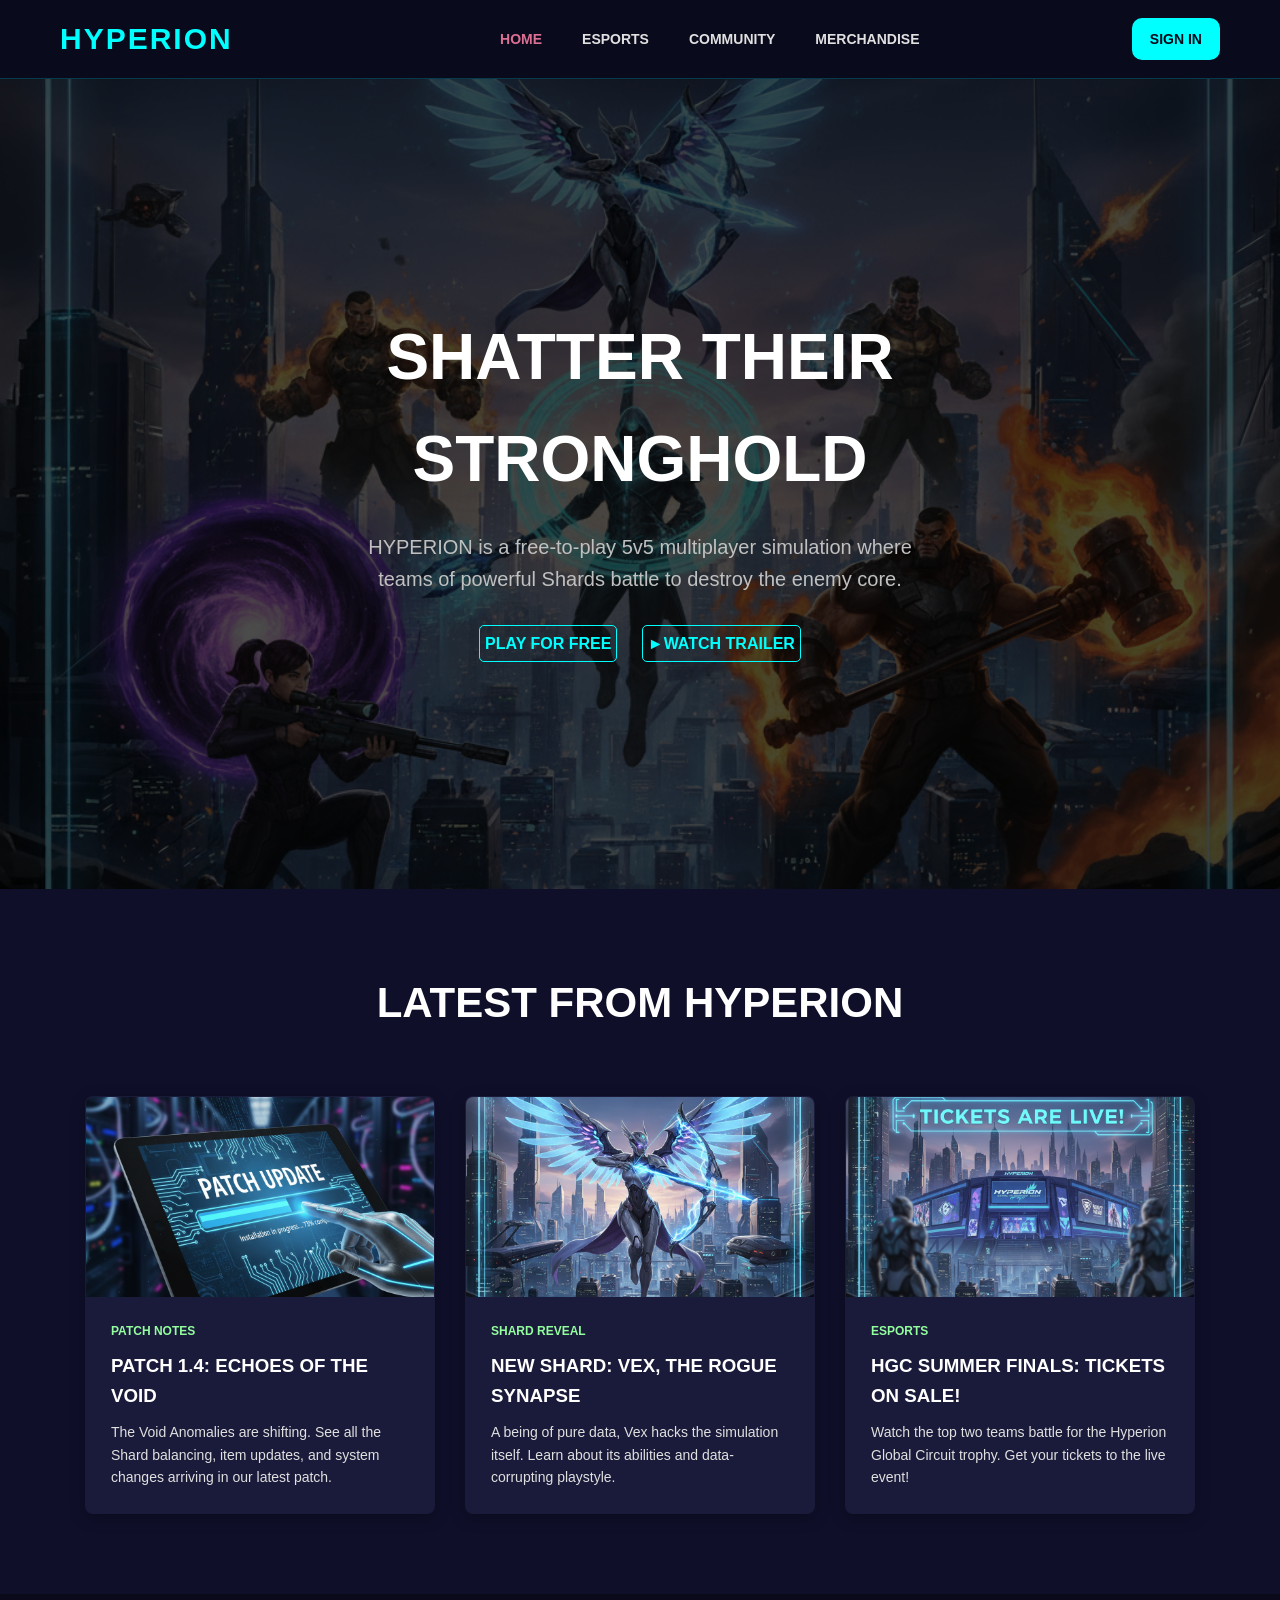
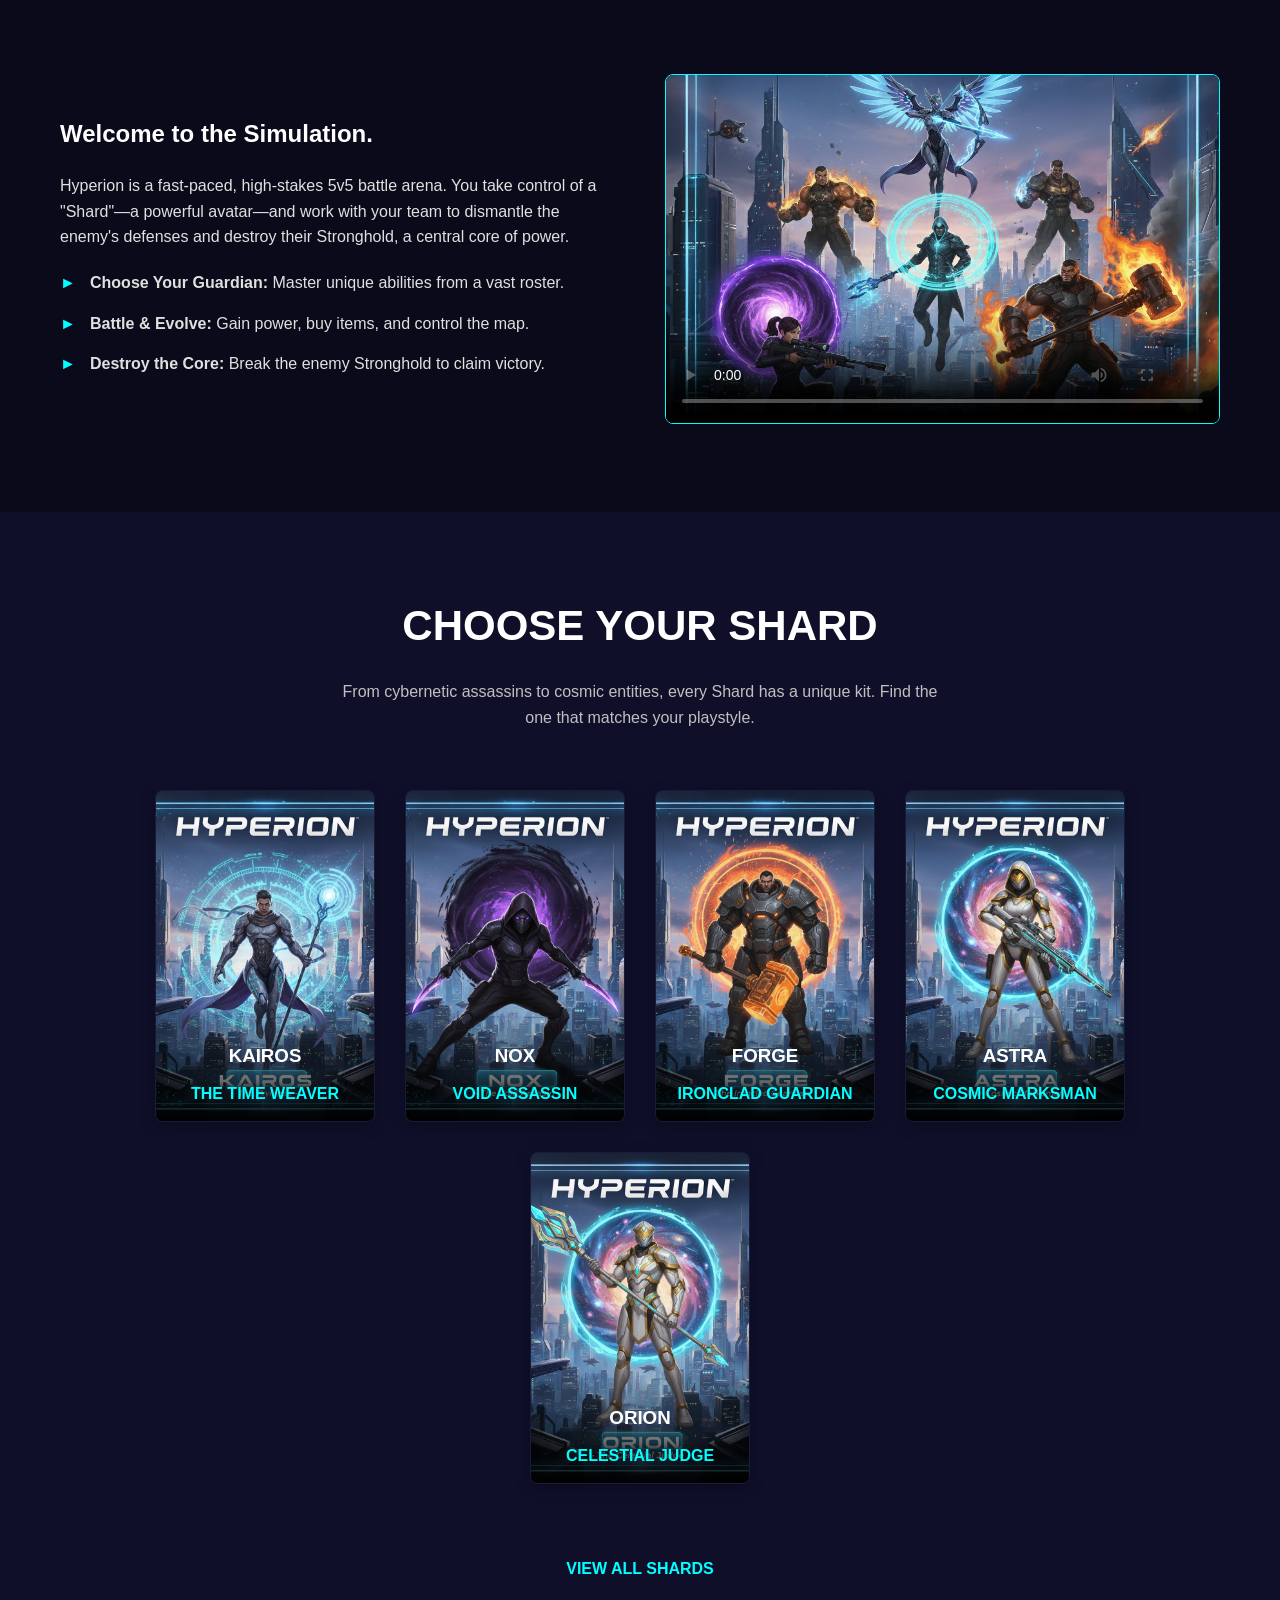
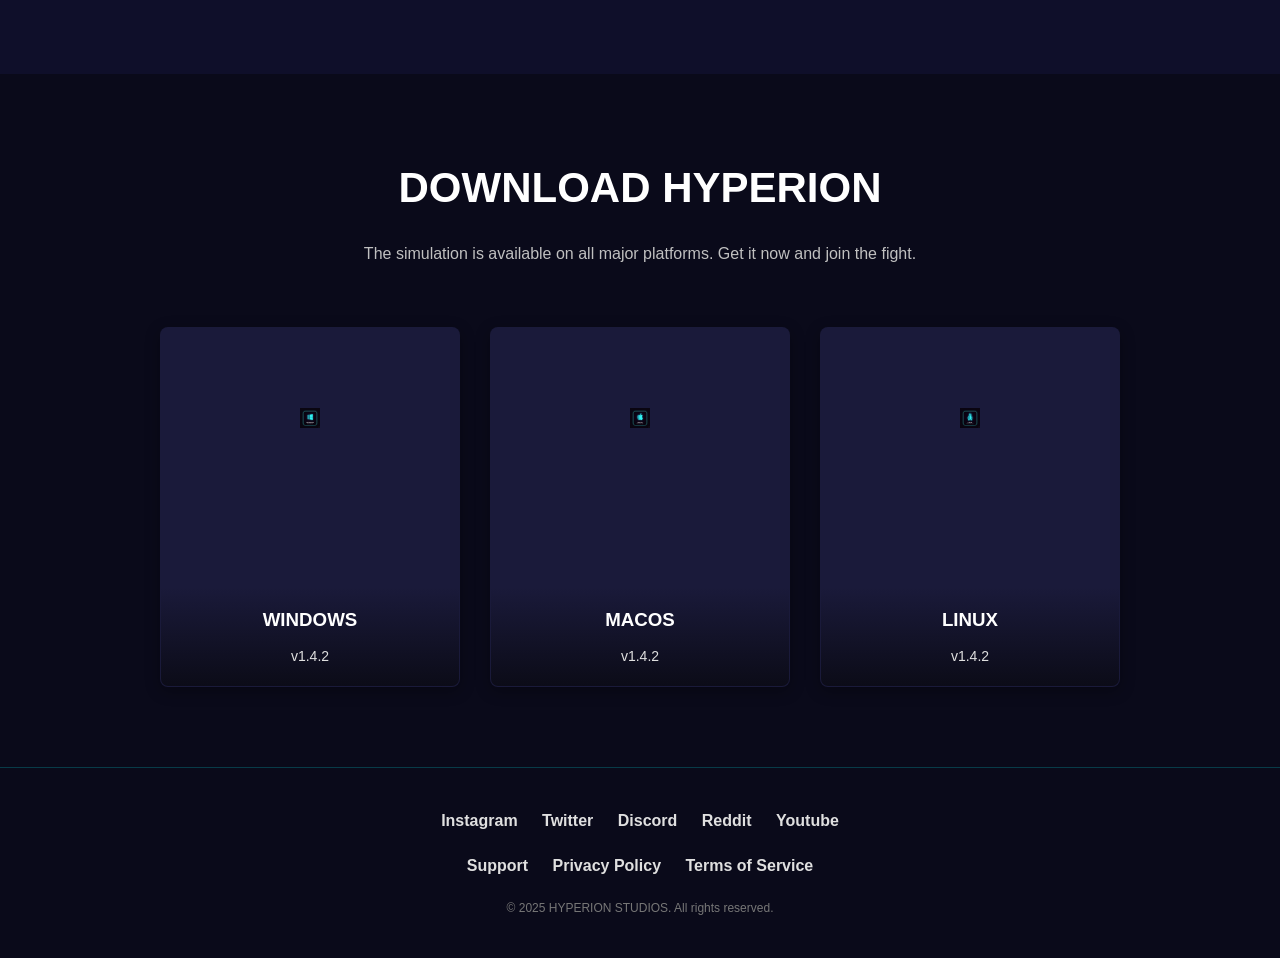
<file: index.html>
<!DOCTYPE html>
<html lang="en">

<head>
    <meta charset="UTF-8">
    <meta name="viewport" content="width=device-width, initial-scale=1.0">
    <title>HYPERION | 5v5 Multiplayer Simulation</title>
    <link rel="stylesheet" href="Home.css">
</head>

<body>

    <header>
        <nav class="container">
            <a href="index.html" class="logo">HYPERION</a>
            <ul class="nav-links">
                <li><a style="color: palevioletred;" href="index.html">Home</a></li>
                <li><a href="Esports.html">Esports</a></li>
                <li><a href="Community.html">Community</a></li>
                <li><a href="Merchandise.html">Merchandise</a></li>
            </ul>
            <a href="Signup.html" class="btn btn-pri" style="padding: 8px 16px; font-size: 14px;">Sign In</a>
        </nav>
    </header>


    <main>


        <section id="hero">
            <div class="hero-content">
                <h1>
                    Shatter Their<br>
                    Stronghold
                </h1>
                <p>
                    HYPERION is a free-to-play 5v5 multiplayer simulation where teams of powerful Shards battle to
                    destroy the enemy core.
                </p>
                <div class="hero-buttons">
                    <a href="#download" class="btn btn-sec1"> Play For Free</a>
                    <a href="#game-info" class="btn btn-sec1"> ►Watch Trailer</a>
                </div>
            </div>
        </section>


        <section id="news">
            <div class="container">
                <h2 class="section-title">Latest From Hyperion</h2>

                <div class="news-grid">
                    <a href="#game-info" class="news-card">
                        <img src="zMedia/Patch%20update.png" alt="Patch Notes 1.4">
                        <div class="news-card-content">
                            <span class="news-card-tag">Patch Notes</span>
                            <h3>Patch 1.4: Echoes of the Void</h3>
                            <p>The Void Anomalies are shifting. See all the Shard balancing, item updates, and system
                                changes arriving in our latest patch.</p>
                        </div>
                    </a>


                    <a href="#shards" class="news-card">
                        <img src="zMedia/Vex.png" alt="New Shard Vex">
                        <div class="news-card-content">
                            <span class="news-card-tag">Shard Reveal</span>
                            <h3>New Shard: Vex, The Rogue Synapse</h3>
                            <p>A being of pure data, Vex hacks the simulation itself. Learn about its abilities and
                                data-corrupting playstyle.</p>
                        </div>
                    </a>

                    <a href="Esports.html" class="news-card">
                        <img src="zMedia/HGC.png" alt="Esports Event">
                        <div class="news-card-content">
                            <span class="news-card-tag">Esports</span>
                            <h3>HGC Summer Finals: Tickets On Sale!</h3>
                            <p>Watch the top two teams battle for the Hyperion Global Circuit trophy. Get your tickets
                                to the live event!</p>
                        </div>
                    </a>
                </div>
            </div>
        </section>


        <section id="game-info">
            <div class="container">
                <div class="game-info-layout">

                    <div class="game-info-text">
                        <h2>Welcome to the <span>Simulation</span>.</h2>
                        <p>
                            Hyperion is a fast-paced, high-stakes 5v5 battle arena. You take control of a "Shard"—a
                            powerful avatar—and work with your team to dismantle the enemy's defenses and destroy their
                            Stronghold, a central core of power.
                        </p>
                        <ul>
                            <li><strong>Choose Your Guardian:</strong> Master unique abilities from a vast roster.</li>
                            <li><strong>Battle & Evolve:</strong> Gain power, buy items, and control the map.</li>
                            <li><strong>Destroy the Core:</strong> Break the enemy Stronghold to claim victory.</li>
                        </ul>
                    </div>


                    <div class="game-info-visual">
                        <video controls poster="zMedia/Back-ground.png" style="width:100%; max-height:350px; border-radius:8px; border:1px solid cyan; object-fit: cover; background:#000;">
                            <source src="zMedia/Vid.MP4" type="video/mp4">
                            Your browser does not support the video tag.
                        </video>
                    </div>
                </div>
            </div>
        </section>


        <section id="shards">
            <div class="container">
                <h2 class="section-title">Choose Your Shard</h2>
                <p style="text-align: center; max-width: 600px; margin: -40px auto 60px auto; color: #c0c0c0;">
                    From cybernetic assassins to cosmic entities, every Shard has a unique kit. Find the one that
                    matches your playstyle.
                </p>

                <div class="shards-grid">
                    <a href="#hero" class="shard-card">
                        <img src="zMedia/Kairos.png" alt="Shard Art for Kairos">
                        <div class="shard-card-name">
                            <h3>KAIROS</h3>
                            <p>The Time Weaver</p>
                        </div>
                    </a>
                    <a href="#hero" class="shard-card">
                        <img src="zMedia/Nox.png" alt="Shard Art for Nox">
                        <div class="shard-card-name">
                            <h3>NOX</h3>
                            <p>Void Assassin</p>
                        </div>
                    </a>
                    <a href="#hero" class="shard-card">
                        <img src="zMedia/Forge.png" alt="Shard Art for Forge">
                        <div class="shard-card-name">
                            <h3>FORGE</h3>
                            <p>Ironclad Guardian</p>
                        </div>
                    </a>
                    <a href="#hero" class="shard-card">
                        <img src="zMedia/Astra.png" alt="Shard Art for Astra">
                        <div class="shard-card-name">
                            <h3>ASTRA</h3>
                            <p>Cosmic Marksman</p>
                        </div>
                    </a>
                    <a href="#hero" class="shard-card">
                        <img src="zMedia/Orion.png" alt="Shard Art for Orion">
                        <div class="shard-card-name">
                            <h3>ORION</h3>
                            <p>Celestial Judge</p>
                        </div>
                    </a>
                </div>

                <div style="text-align: center; margin-top: 60px;">
                    <a href="#shards" class="btn btn-sec">View All Shards</a>
                </div>
            </div>
        </section>
        <section id="download">
            <div class="container">
                <h2 class="section-title">Download Hyperion</h2>
                <p style="text-align: center; max-width: 600px; margin: -40px auto 60px auto; color: #c0c0c0;">
                    The simulation is available on all major platforms. Get it now and join the fight.
                </p>

                <div class="download-grid">
                    <a href="#download" class="download-card" aria-label="Download for Windows">
                        <img class="os-icon" src="zMedia/Windows.png" alt="Windows Download">
                        <div class="download-content">
                            <h3 style="text-align: center;">Windows</h3>
                            <p style="text-align: center;">v1.4.2</p>
                        </div>
                    </a>
                    <a href="#download" class="download-card" aria-label="Download for macOS">
                        <img class="os-icon" src="zMedia/Macos.png" alt="macOS Download">
                        <div class="download-content">
                            <h3 style="text-align: center;">macOS</h3>
                            <p style="text-align: center;">v1.4.2</p>
                        </div>
                    </a>
                    <a href="#download" class="download-card" aria-label="Download for Linux">
                        <img class="os-icon" src="zMedia/Linux.png" alt="Linux Download">
                        <div class="download-content">
                            <h3 style="text-align: center;">Linux</h3>
                            <p style="text-align: center;">v1.4.2</p>
                        </div>
                    </a>
                </div>
            </div>
        </section>


    </main>

    <footer>
        <div class="container">
            <div class="footer-media">
                <a href="#">Instagram</a>
                <a href="#">Twitter</a>
                <a href="Community.html">Discord</a>
                <a href="#">Reddit</a>
                <a href="#">Youtube</a>
            </div>
            <div class="footer-links">
                <a href="#">Support</a>
                <a href="#">Privacy Policy</a>
                <a href="#">Terms of Service</a>
            </div>

            <p>
                &copy; 2025 HYPERION STUDIOS. All rights reserved.
            </p>
        </div>
    </footer>

</body>

</html>
</file>
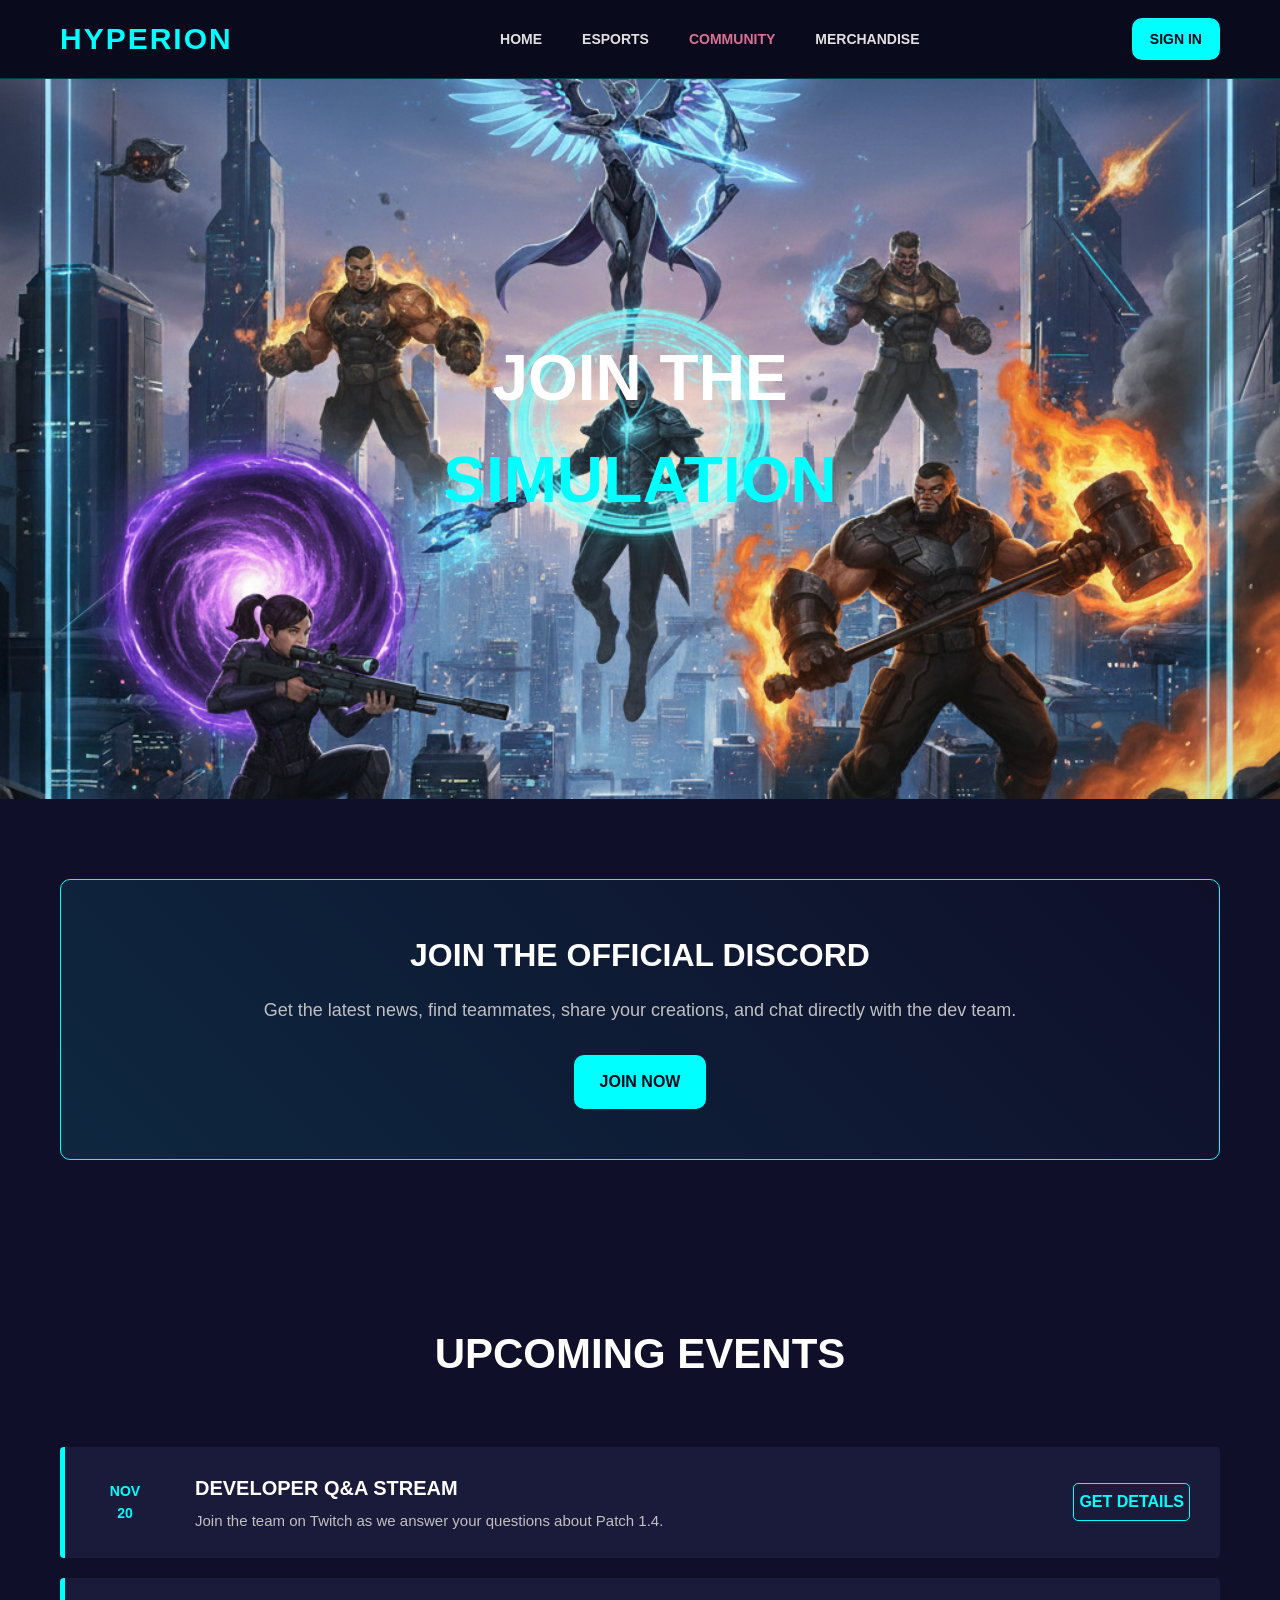
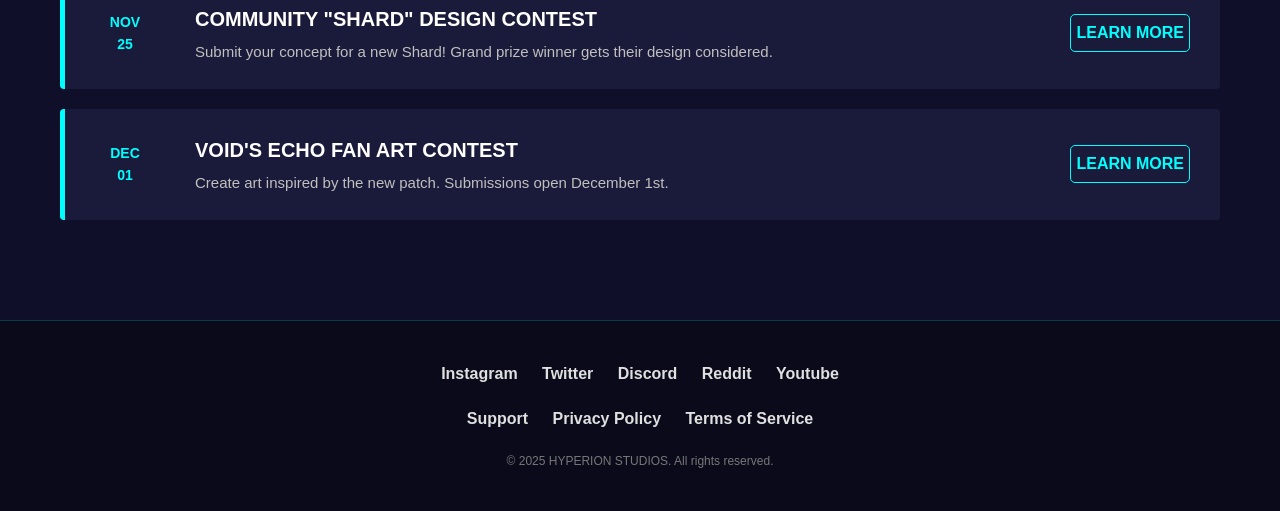
<file: Community.html>
<!DOCTYPE html>
<html lang="en">

<head>
    <meta charset="UTF-8">
    <meta name="viewport" content="width=device-width, initial-scale=1.0">
    <title>Community | HYPERION</title>
    <link rel="stylesheet" href="Community.css">
</head>

<body>
    <header>
        <nav class="cont">
            <a href="index.html" class="logo">HYPERION</a>
            <ul class="nav-links">
                <li><a href="index.html">Home</a></li>
                <li><a href="Esports.html">Esports</a></li>
                <li><a style="color: palevioletred;" href="Community.html">Community</a></li>
                <li><a href="Merchandise.html">Merchandise</a></li>
            </ul>
            <a href="Signup.html" class="btn btn-pri" style="padding: 8px 16px; font-size: 14px;">Sign In</a>
        </nav>
    </header>

    <main>
        <section class="main">
            <div class="main-content">
                <h1>
                    Join The<br>
                    <span>Simulation</span>
                </h1>
            </div>
        </section>

        <section class="discord">
            <div class="cont">
                <div class="cta-box">
                    <h2>Join the Official Discord</h2>
                    <p>Get the latest news, find teammates, share your creations, and chat directly with the dev team.</p>
                    <a href="https://discord.com" target="_blank" rel="noopener noreferrer" class="btn btn-pri">Join Now</a>
                </div>
            </div>
        </section>

        <section class="es">
            <div class="cont">
                <h2 class="section-title">Upcoming Events</h2>

                <div class="e-card">
                    <div class="e-date">
                        <span class="month">NOV</span>
                        <span class="day">20</span>
                    </div>
                    <div class="e-info">
                        <h3>Developer Q&A Stream</h3>
                        <p>Join the team on Twitch as we answer your questions about Patch 1.4.</p>
                    </div>
                    <div class="e-action">
                        <a href="https://twitch.tv" target="_blank" rel="noopener noreferrer" class="btn btn-sec1">Get Details</a>
                    </div>
                </div>

                <div class="e-card">
                    <div class="e-date">
                        <span class="month">NOV</span>
                        <span class="day">25</span>
                    </div>
                    <div class="e-info">
                        <h3>Community "Shard" Design Contest</h3>
                        <p>Submit your concept for a new Shard! Grand prize winner gets their design considered.</p>
                    </div>
                    <div class="e-action">
                        <a href="Signup.html" class="btn btn-sec1">Learn More</a>
                    </div>
                </div>

                <div class="e-card">
                    <div class="e-date">
                        <span class="month">DEC</span>
                        <span class="day">01</span>
                    </div>
                    <div class="e-info">
                        <h3>Void's Echo Fan Art Contest</h3>
                        <p>Create art inspired by the new patch. Submissions open December 1st.</p>
                    </div>
                    <div class="e-action">
                        <a href="Signup.html" class="btn btn-sec1">Learn More</a>
                    </div>
                </div>
            </div>
        </section>
    </main>

    <footer>
        <div class="cont">
            <div class="footer-media">
                <a href="#">Instagram</a>
                <a href="#">Twitter</a>
                <a href="Community.html">Discord</a>
                <a href="#">Reddit</a>
                <a href="#">Youtube</a>
            </div>
            <div class="footer-links">
                <a href="#">Support</a>
                <a href="#">Privacy Policy</a>
                <a href="#">Terms of Service</a>
            </div>

            <p>
                &copy; 2025 HYPERION STUDIOS. All rights reserved.
            </p>
        </div>
    </footer>
</body>

</html>
</file>
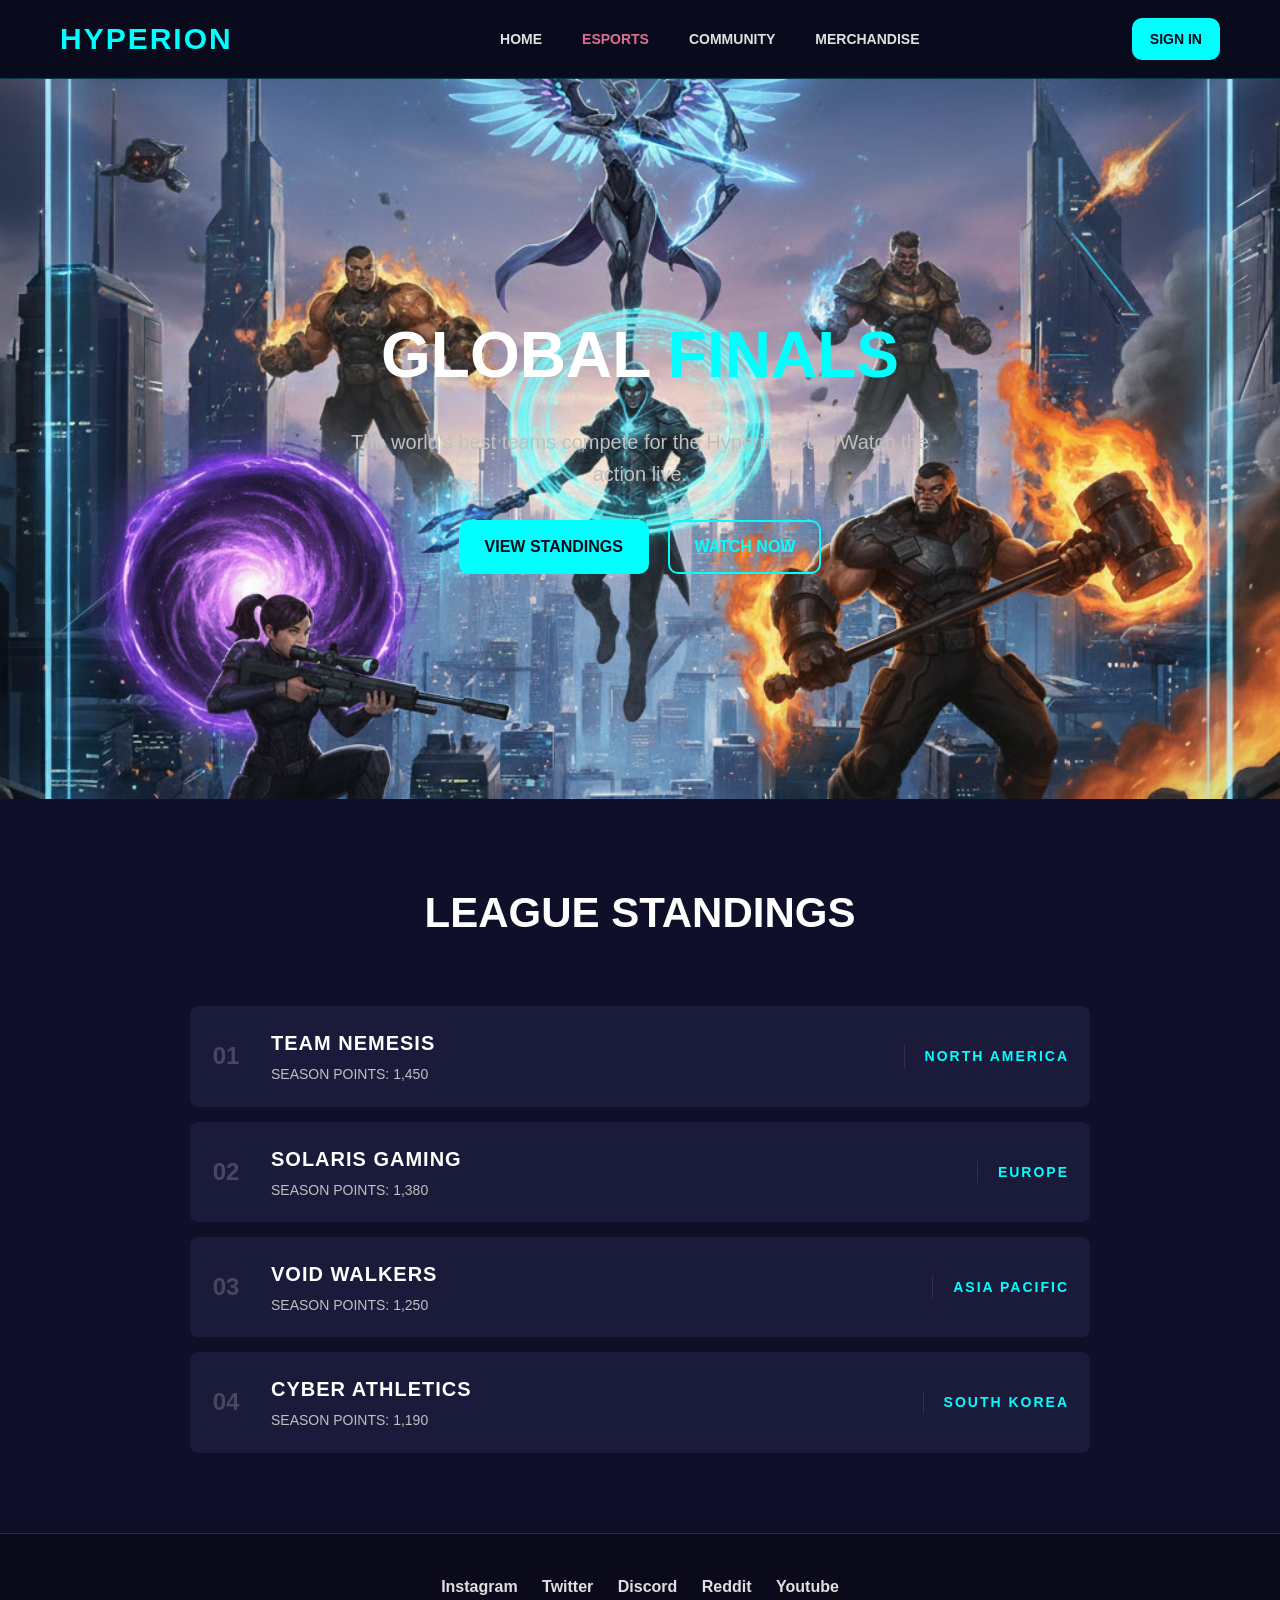
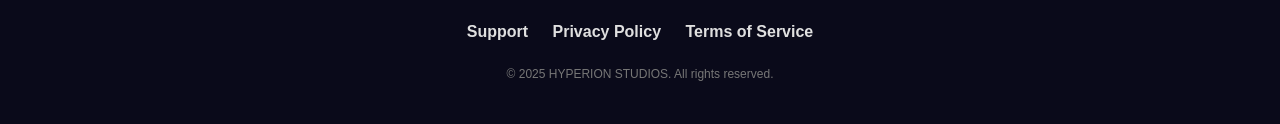
<file: Esports.html>
<!DOCTYPE html>
<html lang="en">

<head>
    <meta charset="UTF-8">
    <meta name="viewport" content="width=device-width, initial-scale=1.0">
    <title>HYPERION | Esports</title>
    <link rel="stylesheet" href="Esports.css">
</head>

<body>

    <header>
        <nav class="container">
            <a href="index.html" class="logo">HYPERION</a>
            <ul class="nav-links">
                <li><a href="index.html">Home</a></li>
                <li><a href="Esports.html" style="color: palevioletred;">Esports</a></li>
                <li><a href="Community.html">Community</a></li>
                <li><a href="Merchandise.html">Merchandise</a></li>
            </ul>
            <a href="Signup.html" class="btn btn-pri" style="padding: 8px 16px; font-size: 14px;">Sign In</a>
        </nav>
    </header>

    <main>

        <section class="main">
            <div class="main-content">
                <h1>
                    Global <span>Finals</span>
                </h1>
                <p>
                    The world's best teams compete for the Hyperion Cup. Watch the action live.
                </p>
                <div>
                    <a href="#standings" class="btn btn-pri">View Standings</a>
                    <a href="https://twitch.tv" target="_blank" rel="noopener noreferrer" class="btn btn-sec">Watch Now</a>
                </div>
            </div>
        </section>

        <section class="team-section" id="standings">
            <div class="container">
                <h2 class="section-title">League Standings</h2>

                <div class="team-list">
                    <div class="team-item">
                        <div class="rank-number">01</div>
                        <div class="team-info">
                            <div class="team-details">
                                <h3>Team Nemesis</h3>
                                <p>Season Points: 1,450</p>
                            </div>
                        </div>
                        <div class="team-region">North America</div>
                    </div>

                    <div class="team-item">
                        <div class="rank-number">02</div>
                        <div class="team-info">
                            <div class="team-details">
                                <h3>Solaris Gaming</h3>
                                <p>Season Points: 1,380</p>
                            </div>
                        </div>
                        <div class="team-region">Europe</div>
                    </div>

                    <div class="team-item">
                        <div class="rank-number">03</div>
                        <div class="team-info">
                            <div class="team-details">
                                <h3>Void Walkers</h3>
                                <p>Season Points: 1,250</p>
                            </div>
                        </div>
                        <div class="team-region">Asia Pacific</div>
                    </div>

                    <div class="team-item">
                        <div class="rank-number">04</div>
                        <div class="team-info">
                            <div class="team-details">
                                <h3>Cyber Athletics</h3>
                                <p>Season Points: 1,190</p>
                            </div>
                        </div>
                        <div class="team-region">South Korea</div>
                    </div>
                </div>
            </div>
        </section>

    </main>

    <footer>
        <div class="container">
            <div class="footer-media">
                <a href="#">Instagram</a>
                <a href="#">Twitter</a>
                <a href="Community.html">Discord</a>
                <a href="#">Reddit</a>
                <a href="#">Youtube</a>
            </div>
            <div class="footer-links">
                <a href="#">Support</a>
                <a href="#">Privacy Policy</a>
                <a href="#">Terms of Service</a>
            </div>

            <p>
                &copy; 2025 HYPERION STUDIOS. All rights reserved.
            </p>
        </div>
    </footer>

</body>

</html>
</file>
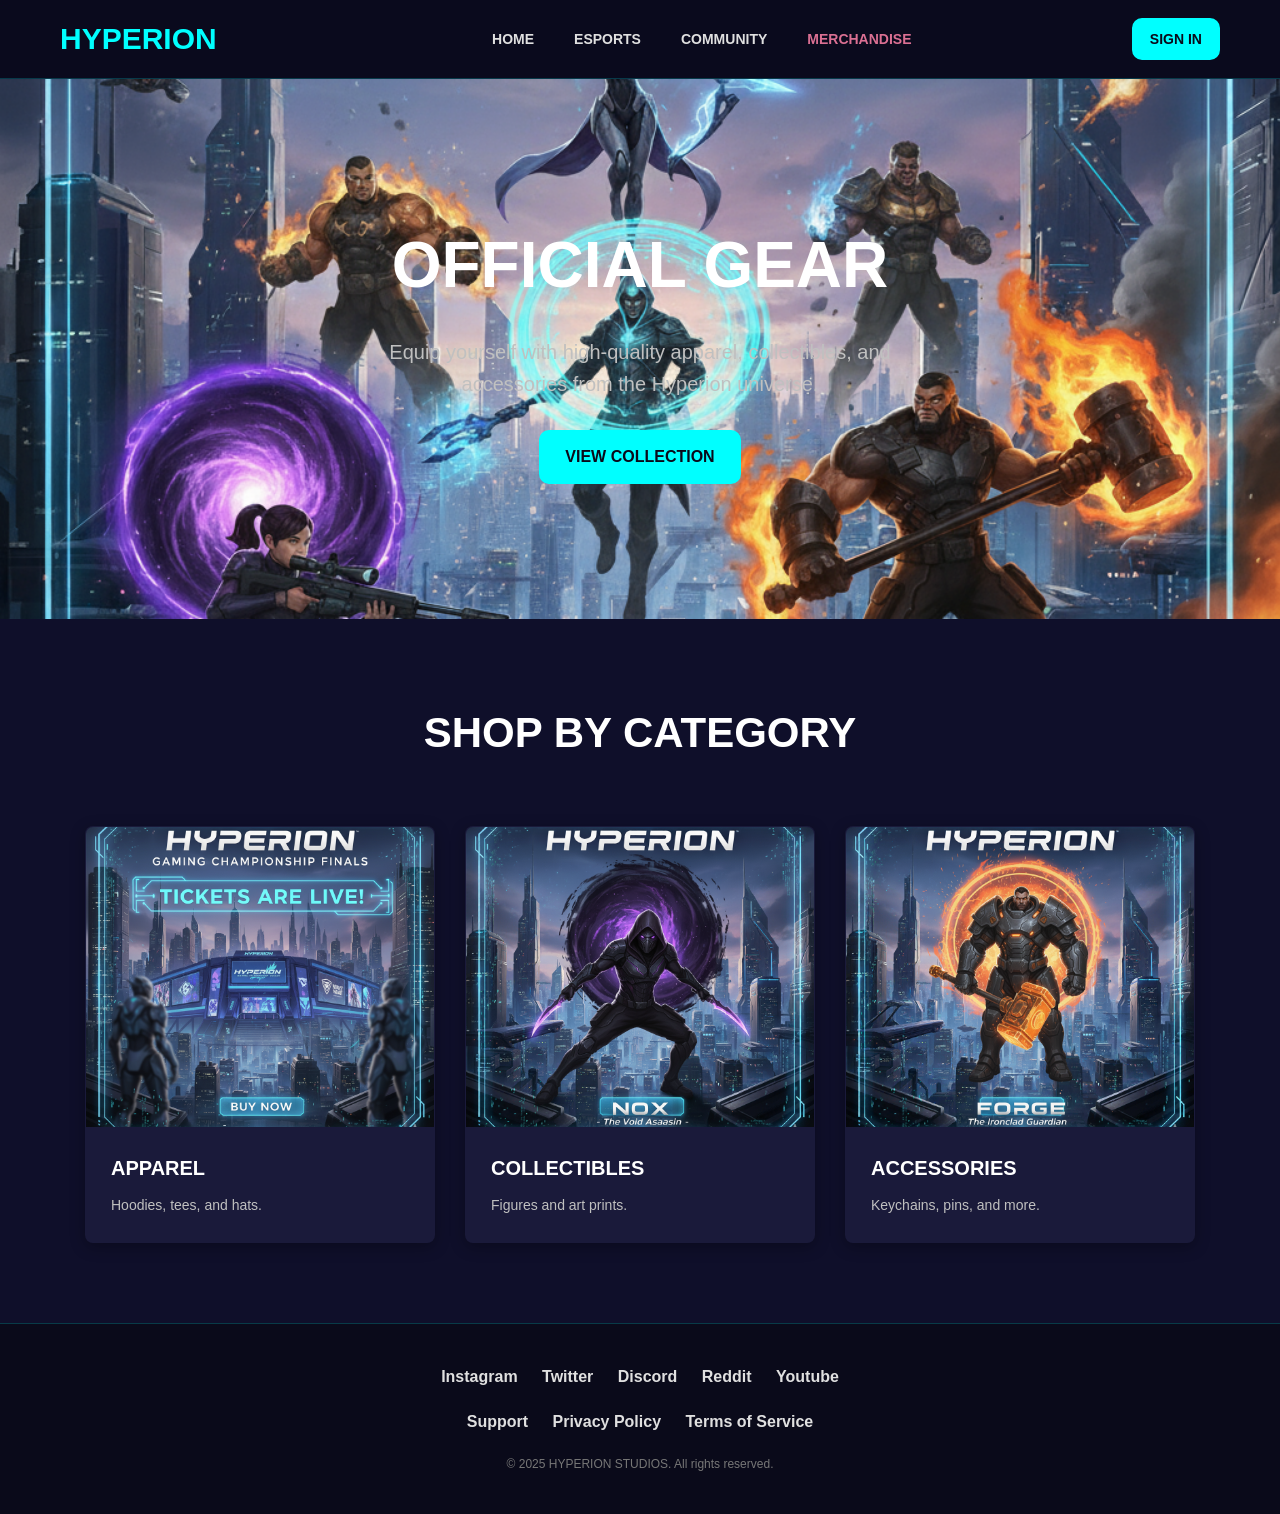
<file: Merchandise.html>
<!DOCTYPE html>
<html lang="en">

<head>
    <meta charset="UTF-8">
    <meta name="viewport" content="width=device-width, initial-scale=1.0">
    <title>Merchandise | HYPERION</title>
    <link rel="stylesheet" href="Merchandise.css">
</head>

<body>

    <header>
        <nav class="container">
            <a href="index.html" class="logo">HYPERION</a>
            <ul class="nav-links">
                <li><a href="index.html">Home</a></li>
                <li><a href="Esports.html">Esports</a></li>
                <li><a href="Community.html">Community</a></li>
                <li><a href="Merchandise.html" style="color: palevioletred;">Merchandise</a></li>
            </ul>
            <a href="Signup.html" class="btn btn-pri" style="padding: 8px 16px; font-size: 14px;">Sign In</a>
        </nav>
    </header>

    <main>

        <section class="merch-main">
            <div class="main-content">
                <h1>
                    Official Gear
                </h1>
                <p>
                    Equip yourself with high-quality apparel, collectibles, and accessories from the Hyperion universe.
                </p>
                <div class="main-buttons">
                    <a href="#collections" class="btn btn-pri">View Collection</a>
                </div>
            </div>
        </section>

        <section class="collections" id="collections">
            <div class="container">
                <h2 class="section-title">Shop By Category</h2>

                <div class="product-grid">
                    <a href="#collections" class="product-card">
                        <img src="zMedia/HGC.png" alt="Apparel Collection">
                        <div class="product-content">
                            <h3>Apparel</h3>
                            <p style="color: #c0c0c0; font-size: 14px;">Hoodies, tees, and hats.</p>
                        </div>
                    </a>

                    <a href="#collections" class="product-card">
                        <img src="zMedia/Nox.png" alt="Collectibles Collection">
                        <div class="product-content">
                            <h3>Collectibles</h3>
                            <p style="color: #c0c0c0; font-size: 14px;">Figures and art prints.</p>
                        </div>
                    </a>

                    <a href="#collections" class="product-card">
                        <img src="zMedia/Forge.png" alt="Accessories Collection">
                        <div class="product-content">
                            <h3>Accessories</h3>
                            <p style="color: #c0c0c0; font-size: 14px;">Keychains, pins, and more.</p>
                        </div>
                    </a>
                </div>
            </div>
        </section>

    </main>

    <footer>
        <div class="container">
            <div class="footer-media">
                <a href="#">Instagram</a>
                <a href="#">Twitter</a>
                <a href="Community.html">Discord</a>
                <a href="#">Reddit</a>
                <a href="#">Youtube</a>
            </div>
            <div class="footer-links">
                <a href="#">Support</a>
                <a href="#">Privacy Policy</a>
                <a href="#">Terms of Service</a>
            </div>

            <p>
                &copy; 2025 HYPERION STUDIOS. All rights reserved.
            </p>
        </div>
    </footer>

</body>

</html>
</file>
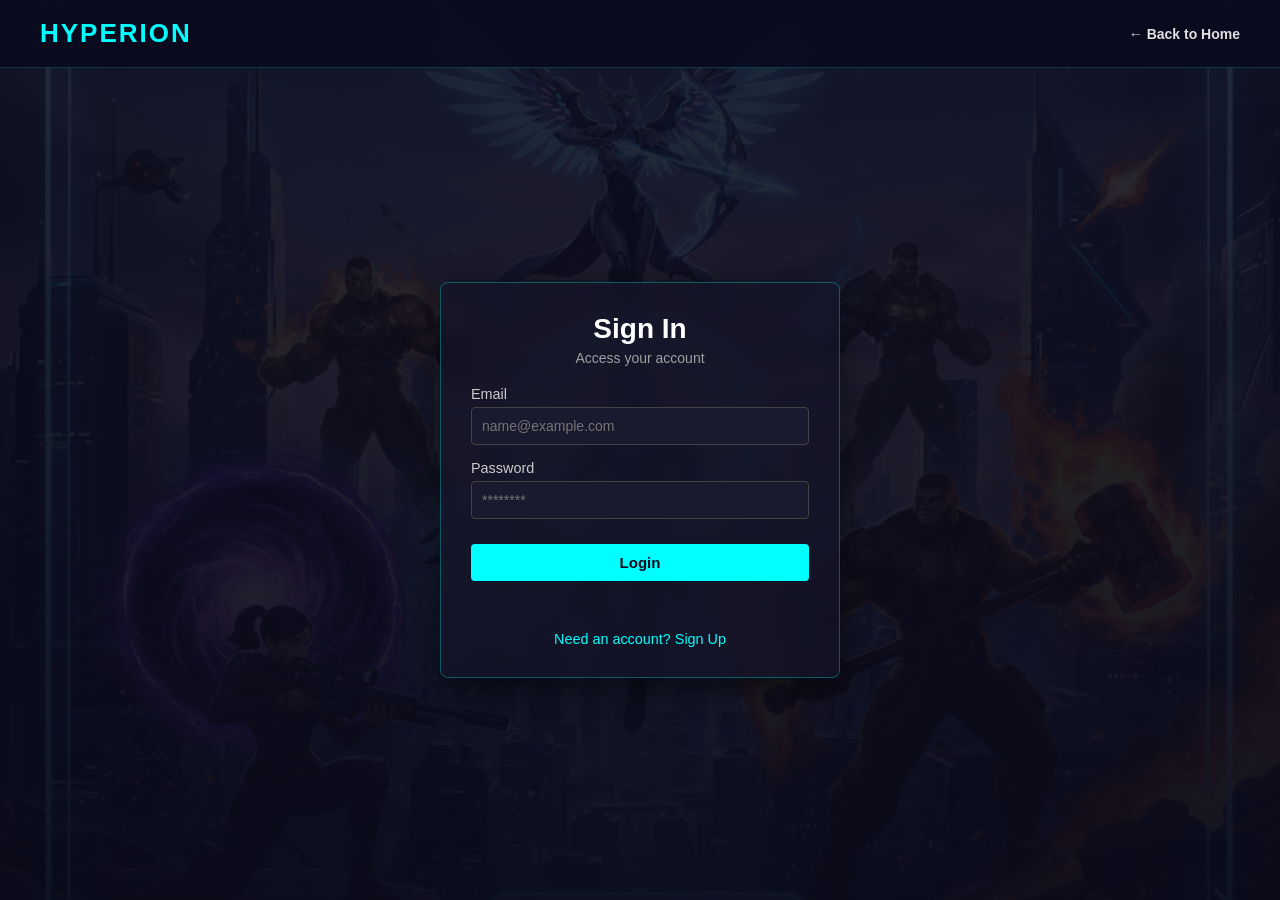
<file: Signup.html>
<!DOCTYPE html>
<html lang="en">
<head>
    <meta charset="UTF-8">
    <meta name="viewport" content="width=device-width, initial-scale=1.0">
    <title>Sign In | HYPERION</title>
    <link rel="stylesheet" href="Signup.css">
</head>
<body>
    <header class="signin-nav">
        <a href="index.html" class="logo">HYPERION</a>
        <a href="index.html" class="back-link">← Back to Home</a>
    </header>

    <div class="signin-container">
        <div class="signin-header">
            <h1 id="form-title">Sign In</h1>
            <p id="form-subtitle">Access your account</p>
        </div>
        <form action="#" method="POST">
            <label for="email">Email</label>
            <input type="email" id="email" name="email" class="inf" placeholder="name@example.com" required>
            <label for="password">Password</label>
            <input type="password" id="password" name="password" class="inf" placeholder="********" required>
            <button type="submit" id="btn-submit" class="btn-submit">Login</button>
            <p id="message" class="message"></p>
            <p class="links">
                <a href="#" id="toggle-auth">Need an account? Sign Up</a>
            </p>
        </form>
    </div>

    <script>
        const form = document.querySelector('form');
        const formTitle = document.getElementById('form-title');
        const formSubtitle = document.getElementById('form-subtitle');
        const btnSubmit = document.getElementById('btn-submit');
        const toggleAuth = document.getElementById('toggle-auth');
        const message = document.getElementById('message');
        let isSignUp = false;

        toggleAuth.addEventListener('click', function(e) {
            e.preventDefault();
            isSignUp = !isSignUp;
            if (isSignUp) {
                formTitle.textContent = 'Create Account';
                formSubtitle.textContent = 'Join the simulation today';
                btnSubmit.textContent = 'Sign Up';
                toggleAuth.textContent = 'Already have an account? Sign In';
                document.title = 'Sign Up | HYPERION';
            } else {
                formTitle.textContent = 'Sign In';
                formSubtitle.textContent = 'Access your account';
                btnSubmit.textContent = 'Login';
                toggleAuth.textContent = 'Need an account? Sign Up';
                document.title = 'Sign In | HYPERION';
            }
            message.textContent = '';
            message.className = 'message';
        });

        form.addEventListener('submit', function(r) {
            r.preventDefault();

            const e = document.getElementById('email').value.trim();
            const p = document.getElementById('password').value.trim();
            
            if (e && p) {
                message.textContent = isSignUp ? 'Account created successfully! Redirecting...' : 'Login successful! Redirecting...';
                message.className = 'message success';
                setTimeout(() => {
                    window.location.href = 'index.html';
                }, 1500);
            } else {
                message.textContent = 'Please enter email and password.';
                message.className = 'message error';
            }
        });
    </script>
</body>
</html>
</file>
<file: Home.css>
* {
    margin: 0;
    padding: 0;
    box-sizing: border-box;
}

html {
    scroll-behavior: smooth;
}

body {
    font-family: papyrus, sans-serif;
    background-color: rgb(10, 10, 26);
    color: rgb(224, 224, 224);
    line-height: 1.6;
}

a {
    text-decoration: none;
    color: inherit;
    transition: color 0.3s ease;
}

img {
    max-width: 100%;
    display: block;
}

section {
    padding: 80px 0;
}

.container {
    max-width: 1200px;
    margin: 0 auto;
    padding: 0 20px;
}

.section-title {
    font-size: 42px;
    font-weight: 900;
    text-align: center;
    text-transform: uppercase;
    margin-bottom: 60px;
    color: rgb(255, 255, 255);
}

.btn {
    display: inline-block;
    padding: 12px 24px;
    font-size: 16px;
    font-weight: bold;
    text-transform: uppercase;
    border-radius: 5px;
    text-align: center;
    transition: all 0.3s ease;
}

.btn-pri {
    background-color: rgb(0, 255, 255);
    color: rgb(10, 10, 26);
    border: 2px solid rgb(0, 255, 255);
    border-radius: 10px;
}

.btn-pri:hover {
    background-color: rgb(255, 255, 0);
    border-color: rgb(255, 255, 0);
    transform: scale(1.05);
    color: rgb(10, 10, 26);
}

.btn-sec,
.btn-sec1 {
    background-color: transparent;
    color: rgb(0, 255, 255);
    border: none;
    border-radius: 5px;
}

.btn-sec1 {
    border: 0.75px solid rgb(0, 255, 255);
    padding: 5px;
}

.btn-sec:hover,
.btn-sec1:hover {
    color: rgb(255, 255, 0);
    transform: scale(1.05);
}

.btn-sec1:hover {
    border-color: rgb(255, 255, 0);
}

header {
    background-color: rgba(10, 10, 30, 0.8);
    border-bottom: 1px solid rgba(0, 255, 255, 0.2);
    padding: 15px 0;
    position: sticky;
    top: 0;
    z-index: 100;
}

nav {
    display: flex;
    justify-content: space-between;
    align-items: center;
}

.logo {
    font-size: 30px;
    font-weight: 900;
    font-family: Arial, sans-serif;
    color: rgb(0, 255, 255);
    text-transform: uppercase;
    letter-spacing: 2px;
}

.nav-links {
    list-style: none;
    display: flex;
    margin-left: 15px;
}

.nav-links li {
    margin-left: 40px;
    transition: transform 0.3s ease;
}

.nav-links a {
    font-size: 14px;
    font-weight: bold;
    color: rgb(224, 224, 224);
    text-transform: uppercase;
}

.nav-links a:hover {
    color: rgb(255, 255, 0);
}

.nav-links li:hover {
    transform: scale(1.2);
}

#hero {
    height: 90vh;
    min-height: 600px;
    background-image: url('zMedia/Back-ground.png');
    background-size: cover;
    background-position: center;
    display: flex;
    align-items: center;
    justify-content: center;
    text-align: center;
    position: relative;
}

#hero::before {
    content: '';
    position: absolute;
    top: 0;
    left: 0;
    width: 100%;
    height: 100%;
    background-color: rgba(0, 0, 0, 0.7);
    z-index: 1;
}

.hero-content {
    position: relative;
    z-index: 2;
}

#hero h1 {
    font-size: 64px;
    font-weight: 900;
    text-transform: uppercase;
    margin-bottom: 20px;
    color: rgb(255, 255, 255);
}

#hero p {
    font-size: 20px;
    max-width: 600px;
    margin: 0 auto 30px auto;
    color: #c0c0c0;
}

.hero-buttons .btn {
    margin: 0 10px;
}

.news-card,
.shard-card,
.download-card {
    background-color: rgb(26, 26, 58);
    border-radius: 8px;
    overflow: hidden;
    position: relative;
    border: 1px solid transparent;
    box-shadow: 0 4px 15px rgba(0, 0, 0, 0.3);
    transition: all 0.3s ease;
}

.news-card:hover,
.shard-card:hover,
.download-card:hover {
    transform: scale(1.05);
    border-color: rgb(0, 255, 255);
    z-index: 2;
}

.news-card {
    width: 350px;
}

.news-card img {
    height: 200px;
    width: 100%;
    object-fit: cover;
}

.shard-card {
    width: 220px;
}

.shard-card img {
    height: 330px;
    width: 100%;
    object-fit: cover;
}

.download-card {
    width: 300px;
    height: 360px;
    text-align: left;
}

#news,
#shards {
    background-color: rgb(15, 15, 42);
}

#download {
    background-color: rgb(10, 10, 26);
}

.news-grid,
.shards-grid,
.download-grid {
    display: flex;
    flex-wrap: wrap;
    justify-content: center;
    gap: 30px;
}

.news-card-content {
    padding: 25px;
}

.news-card-tag {
    font-size: 12px;
    font-weight: bold;
    color: #92FE9D;
    text-transform: uppercase;
    margin-bottom: 10px;
    display: block;
}

.news-card h3,
.shard-card h3,
.download-card h3 {
    color: rgb(255, 255, 255);
    font-weight: bold;
    margin-bottom: 10px;
    text-transform: uppercase;
}

.news-card p,
.download-card p {
    font-size: 14px;
    color: rgb(224, 224, 224);
}

.shard-card-name {
    position: absolute;
    bottom: 0;
    width: 100%;
    padding: 30px 15px 15px;
    text-align: center;
    background: linear-gradient(to top, rgba(0, 0, 0, 0.9), transparent);
}

.shard-card-name p {
    color: rgb(0, 255, 255);
    font-weight: bold;
    text-transform: uppercase;
    margin-top: 5px;
}

.os-icon {
    width: 100px;
    height: 100px;
    margin: 0 auto 20px;
    display: block;
    object-fit: contain;
    padding-top: 80px;
}

.download-content {
    position: absolute;
    bottom: 0;
    width: 100%;
    padding: 18px 20px;
    background: linear-gradient(to top, rgba(10, 10, 20, 0.9), transparent);
}

.game-info-layout {
    display: flex;
    align-items: center;
    gap: 50px;
}

.game-info-text,
.game-info-visual {
    flex: 1;
}

.game-info-visual video {
    border-radius: 8px;
    background: #000;
    width: 100%;
}

.game-info-text h2 {
    color: rgb(255, 255, 255);
    margin-bottom: 20px;
}

.game-info-text p {
    margin-bottom: 20px;
}

.game-info-text ul {
    list-style: none;
}

.game-info-text li {
    position: relative;
    padding-left: 30px;
    margin-bottom: 15px;
}

.game-info-text li::before {
    content: '►';
    position: absolute;
    left: 0;
    color: rgb(0, 255, 255);
}

footer {
    background-color: rgb(10, 10, 26);
    padding: 40px 0;
    text-align: center;
    border-top: 1px solid rgba(0, 255, 255, 0.2);
}

.footer-media,
.footer-links {
    margin-bottom: 20px;
}

footer a {
    margin: 0 10px;
    font-weight: bold;
    color: rgb(224, 224, 224);
    display: inline-block;
    transition: all 0.3s ease;
}

footer a:hover {
    color: rgb(255, 255, 0);
    transform: scale(1.1);
}

footer p {
    font-size: 12px;
    color: #777;
}

@media (max-width: 768px) {
    .game-info-layout {
        flex-direction: column;
    }
}
</file>
<file: Community.css>
* {
    margin: 0;
    padding: 0;
    box-sizing: border-box;
}

html {
    scroll-behavior: smooth;
}

body {
    font-family: papyrus, sans-serif;
    background-color: rgb(10, 10, 26);
    color: rgb(224, 224, 224);
    line-height: 1.6;
}

a {
    text-decoration: none;
    color: inherit;
    transition: color 0.3s ease;
}

img {
    max-width: 100%;
    display: block;
}

section {
    padding: 80px 0;
}

.cont {
    max-width: 1200px;
    margin: 0 auto;
    padding: 0 20px;
}

.section-title {
    font-size: 42px;
    font-weight: 900;
    text-align: center;
    text-transform: uppercase;
    margin-bottom: 60px;
    color: rgb(255, 255, 255);
}

.btn {
    display: inline-block;
    padding: 12px 24px;
    font-size: 16px;
    font-weight: bold;
    text-transform: uppercase;
    border-radius: 5px;
    text-align: center;
    transition: all 0.3s ease;
    cursor: pointer;
}

.btn-pri {
    background-color: rgb(0, 255, 255);
    color: rgb(10, 10, 26);
    border: 2px solid rgb(0, 255, 255);
    border-radius: 10px;
}

.btn-pri:hover {
    background-color: rgb(255, 255, 0);
    border-color: rgb(255, 255, 0);
    transform: scale(1.05);
    color: rgb(10, 10, 26);
}

.btn-sec1 {
    background-color: transparent;
    color: rgb(0, 255, 255);
    border: 0.75px solid rgb(0, 255, 255);
    padding: 5px;
    border-radius: 5px;
}

.btn-sec1:hover {
    color: rgb(255, 255, 0);
    transform: scale(1.05);
    border-color: rgb(255, 255, 0);
}

header {
    background-color: rgba(10, 10, 30, 0.8);
    border-bottom: 1px solid rgba(0, 255, 255, 0.2);
    padding: 15px 0;
    position: sticky;
    top: 0;
    z-index: 100;
}

nav {
    display: flex;
    justify-content: space-between;
    align-items: center;
}

.logo {
    font-size: 30px;
    font-weight: 900;
    font-family: Arial, sans-serif;
    color: rgb(0, 255, 255);
    text-transform: uppercase;
    letter-spacing: 2px;
}

.nav-links {
    list-style: none;
    display: flex;
    margin-left: 15px;
}

.nav-links li {
    margin-left: 40px;
    transition: transform 0.3s ease;
}

.nav-links a {
    font-size: 14px;
    font-weight: bold;
    color: rgb(224, 224, 224);
    text-transform: uppercase;
}

.nav-links a:hover,
.nav-links a.active {
    color: rgb(255, 255, 0);
}

.nav-links li:hover {
    transform: scale(1.2);
}

.main {
    height: 80vh;
    min-height: 400px;
    background-image: url('zMedia/Back-ground.png');
    background-size: cover;
    background-position: center;
    display: flex;
    align-items: center;
    justify-content: center;
    text-align: center;
    position: relative;
}



.main-content {
    position: relative;
    z-index: 2;
}

.main h1 {
    font-size: 64px;
    font-weight: 900;
    text-transform: uppercase;
    margin-bottom: 20px;
    color: rgb(255, 255, 255);
}

.main h1 span {
    color: rgb(0, 255, 255);
}

.discord,
.es {
    background-color: rgb(15, 15, 42);
}

.cta-box {
    background: linear-gradient(45deg, rgba(0, 255, 255, 0.1), transparent);
    border: 1px solid rgb(0, 255, 255);
    padding: 50px;
    text-align: center;
    border-radius: 10px;
}

.cta-box h2 {
    color: rgb(255, 255, 255);
    font-size: 32px;
    margin-bottom: 15px;
    text-transform: uppercase;
}

.cta-box p {
    margin-bottom: 30px;
    font-size: 18px;
    color: #c0c0c0;
}

.e-card {
    display: flex;
    align-items: center;
    justify-content: space-between;
    background-color: rgb(26, 26, 58);
    padding: 25px 30px;
    margin-bottom: 20px;
    border-left: 5px solid rgb(0, 255, 255);
    border-radius: 4px;
    transition: transform 0.3s ease;
}



.e-date {
    text-align: center;
    margin-right: 40px;
    min-width: 60px;
}

.e-date .month, .day {
    display: block;
    font-size: 14px;
    font-weight: bold;
    color: rgb(0, 255, 255);
    text-transform: uppercase;
}



.e-info {
    flex-grow: 1;
}

.e-info h3 {
    color: rgb(255, 255, 255);
    font-size: 20px;
    margin-bottom: 5px;
    text-transform: uppercase;
}

.e-info p {
    color: #c0c0c0;
    font-size: 15px;
}

footer {
    background-color: rgb(10, 10, 26);
    padding: 40px 0;
    text-align: center;
    border-top: 1px solid rgba(0, 255, 255, 0.2);
}

.footer-media,
.footer-links {
    margin-bottom: 20px;
}

footer a {
    margin: 0 10px;
    font-weight: bold;
    color: rgb(224, 224, 224);
    display: inline-block;
    transition: all 0.3s ease;
}

footer a:hover {
    color: rgb(255, 255, 0);
    transform: scale(1.1);
}

footer p {
    font-size: 12px;
    color: #777;
}

@media screen and (max-width: 768px) {

}
</file>
<file: Esports.css>
* {
    margin: 0;
    padding: 0;
    box-sizing: border-box;
}

html {
    scroll-behavior: smooth;
}

body {
    font-family: papyrus, sans-serif;
    background-color: rgb(10, 10, 26);
    color: rgb(224, 224, 224);
    line-height: 1.6;
}

a {
    text-decoration: none;
    color: inherit;
    transition: color 0.3s ease;
}

img {
    max-width: 100%;
    display: block;
}

section {
    padding: 80px 0;
}

.container {
    max-width: 1200px;
    margin: 0 auto;
    padding: 0 20px;
}

.section-title {
    font-size: 42px;
    font-weight: 900;
    text-align: center;
    text-transform: uppercase;
    margin-bottom: 60px;
    color: rgb(255, 255, 255);
}

.btn {
    display: inline-block;
    padding: 12px 24px;
    font-size: 16px;
    font-weight: bold;
    text-transform: uppercase;
    border-radius: 10px;
    text-align: center;
    transition: all 0.3s ease;
    cursor: pointer;
}

.btn-pri {
    background-color: rgb(0, 255, 255);
    color: rgb(10, 10, 26);
    border: 2px solid rgb(0, 255, 255);
}

.btn-pri:hover {
    background-color: rgb(255, 255, 0);
    border-color: rgb(255, 255, 0);
    transform: scale(1.05);
    color: rgb(10, 10, 26);
}

.btn-sec {
    background-color: transparent;
    color: rgb(0, 255, 255);
    border: 2px solid rgb(0, 255, 255);
    margin-left: 15px;
}

.btn-sec:hover {
    background-color: rgb(0, 255, 255);
    color: rgb(10, 10, 26);
    transform: scale(1.05);
}

header {
    background-color: rgba(10, 10, 30, 0.8);
    border-bottom: 1px solid rgba(0, 255, 255, 0.2);
    padding: 15px 0;
    position: sticky;
    top: 0;
    z-index: 100;
}

nav {
    display: flex;
    justify-content: space-between;
    align-items: center;
}

.logo {
    font-size: 30px;
    font-weight: 900;
    font-family: Arial, sans-serif;
    color: rgb(0, 255, 255);
    text-transform: uppercase;
    letter-spacing: 2px;
}

.nav-links {
    list-style: none;
    display: flex;
    margin-left: 15px;
}

.nav-links li {
    margin-left: 40px;
    transition: transform 0.3s ease;
}

.nav-links a {
    font-size: 14px;
    font-weight: bold;
    color: rgb(224, 224, 224);
    text-transform: uppercase;
}

.nav-links a:hover {
    color: rgb(255, 255, 0);
}

.nav-links li:hover {
    transform: scale(1.2);
}

footer {
    background-color: rgb(10, 10, 26);
    padding: 40px 0;
    text-align: center;
    border-top: 1px solid rgba(0, 255, 255, 0.2);
}

.footer-media,
.footer-links {
    margin-bottom: 20px;
}

footer a {
    margin: 0 10px;
    font-weight: bold;
    color: rgb(224, 224, 224);
    display: inline-block;
    transition: all 0.3s ease;
}

footer a:hover {
    color: rgb(255, 255, 0);
    transform: scale(1.1);
}

footer p {
    font-size: 12px;
    color: #777;
}

.main {
    height: 80vh;
    min-height: 400px;
    background-image: url('zMedia/Back-ground.png');
    background-size: cover;
    background-position: center;
    display: flex;
    align-items: center;
    justify-content: center;
    text-align: center;
    position: relative;
}


.main-content {
    position: relative;
    z-index: 2;
}

.main h1 {
    font-size: 64px;
    font-weight: 900;
    text-transform: uppercase;
    margin-bottom: 20px;
    color: rgb(255, 255, 255);
}

.main h1 span {
    color: rgb(0, 255, 255);
}

.main p {
    font-size: 20px;
    max-width: 600px;
    margin: 0 auto 30px auto;
    color: #c0c0c0;
}

.team-section {
    background-color: rgb(15, 15, 42);
}

.team-list {
    display: flex;
    flex-direction: column;
    gap: 15px;
    max-width: 900px;
    margin: 0 auto;
}

.team-item {
    display: flex;
    align-items: center;
    background-color: rgb(26, 26, 58);
    padding: 20px;
    border-radius: 8px;
    border: 1px solid transparent;
}


.rank-number {
    font-size: 24px;
    font-weight: 900;
    color: rgba(255, 255, 255, 0.2);
    margin-right: 30px;
    width: 30px;
    text-align: center;
}

.team-info {
    display: flex;
    align-items: center;
    flex-grow: 1;
}

.team-details {
    flex-grow: 1;
}

.team-details h3 {
    color: rgb(255, 255, 255);
    font-size: 20px;
    margin-bottom: 4px;
    text-transform: uppercase;
    font-weight: 800;
    letter-spacing: 1px;
}

.team-details p {
    color: #c0c0c0;
    font-size: 14px;
    text-transform: uppercase;
}

.team-region {
    color: rgb(0, 255, 255);
    font-size: 14px;
    font-weight: bold;
    text-transform: uppercase;
    letter-spacing: 2px;
    padding-left: 20px;
    border-left: 1px solid rgba(255,255,255,0.1);
}

@media screen and (max-width: 600px) {

}
</file>
<file: Merchandise.css>
* {
    margin: 0;
    padding: 0;
    box-sizing: border-box;
}

html {
    scroll-behavior: smooth;
}

body {
    font-family: papyrus, sans-serif;
    background-color: rgb(10, 10, 26);
    color: rgb(224, 224, 224);
    line-height: 1.6;
}

a {
    text-decoration: none;
    color: inherit;
    transition: color 0.3s ease;
}

img {
    max-width: 100%;
    display: block;
}

section {
    padding: 80px 0;
}

.container {
    max-width: 1200px;
    margin: 0 auto;
    padding: 0 20px;
}

.section-title {
    font-size: 42px;
    font-weight: 900;
    text-align: center;
    text-transform: uppercase;
    margin-bottom: 60px;
    color: rgb(255, 255, 255);
}

.btn {
    display: inline-block;
    padding: 12px 24px;
    font-size: 16px;
    font-weight: bold;
    text-transform: uppercase;
    border-radius: 5px;
    text-align: center;
    transition: all 0.3s ease;
}

.btn-pri {
    background-color: rgb(0, 255, 255);
    color: rgb(10, 10, 26);
    border: 2px solid rgb(0, 255, 255);
    border-radius: 10px;
}

.btn-pri:hover {
    background-color: rgb(255, 255, 0);
    border-color: rgb(255, 255, 0);
    transform: scale(1.05);
    color: rgb(10, 10, 26);
}

header {
    background-color: rgba(10, 10, 30, 0.8);
    border-bottom: 1px solid rgba(0, 255, 255, 0.2);
    padding: 15px 0;
    position: sticky;
    top: 0;
    z-index: 100;
}

nav {
    display: flex;
    justify-content: space-between;
    align-items: center;
}

.logo {
    font-size: 30px;
    font-weight: 900;
    font-family: Arial, sans-serif;
    color: rgb(0, 255, 255);

}

.nav-links {
    list-style: none;
    display: flex;
    margin-left: 15px;
}

.nav-links li {
    margin-left: 40px;
    transition: transform 0.3s ease;
}

.nav-links a {
    font-size: 14px;
    font-weight: bold;
    color: rgb(224, 224, 224);
    text-transform: uppercase;
}

.nav-links a:hover {
    color: rgb(255, 255, 0);
}

.nav-links li:hover {
    transform: scale(1.2);
}

footer {
    background-color: rgb(10, 10, 26);
    padding: 40px 0;
    text-align: center;
    border-top: 1px solid rgba(0, 255, 255, 0.2);
}

.footer-media,
.footer-links {
    margin-bottom: 20px;
}

footer a {
    margin: 0 10px;
    font-weight: bold;
    color: rgb(224, 224, 224);
    display: inline-block;
    transition: all 0.3s ease;
}

footer a:hover {
    color: rgb(255, 255, 0);
    transform: scale(1.1);
}

footer p {
    font-size: 12px;
    color: #777;
}

.merch-main {
    height: 60vh;
    min-height: 400px;
    background-image: url('zMedia/Back-ground.png');
    background-size: cover;
    background-position: center;
    display: flex;
    align-items: center;
    justify-content: center;
    text-align: center;
    position: relative;
}



.main-content {
    position: relative;
    z-index: 2;
}

.merch-main h1 {
    font-size: 64px;
    font-weight: 900;
    text-transform: uppercase;
    margin-bottom: 20px;
    color: rgb(255, 255, 255);
}

.merch-main h1 span {
    color: rgb(0, 255, 255);
}

.merch-main p {
    font-size: 20px;
    max-width: 600px;
    margin: 0 auto 30px auto;
    color: #c0c0c0;
}

.product-card {
    background-color: rgb(26, 26, 58);
    border-radius: 8px;
    overflow: hidden;
    position: relative;
    border: 1px solid transparent;
    box-shadow: 0 4px 15px rgba(0, 0, 0, 0.3);
    transition: all 0.3s ease;
    width: 350px;
    display: flex;
    flex-direction: column;
}

.product-card:hover {
    transform: scale(1.05);
    border-color: rgb(0, 255, 255);
    z-index: 2;
}

.product-card img {
    height: 300px;
    width: 100%;
    object-fit: cover;
    background-color: #151525;
}

.product-content {
    padding: 25px;
    flex-grow: 1;
    display: flex;
    flex-direction: column;
    justify-content: space-between;
}

.product-card h3 {
    color: rgb(255, 255, 255);
    font-weight: bold;
    margin-bottom: 10px;
    text-transform: uppercase;
    font-size: 20px;
}

.product-grid {
    display: flex;
    flex-wrap: wrap;
    justify-content: center;
    gap: 30px;
}

.collections {
    background-color: rgb(15, 15, 42);
}
</file>
<file: Signup.css>
* {
    margin: 0;
    padding: 0;
    box-sizing: border-box;
}

body {
    font-family: papyrus, sans-serif;
    background-color: rgb(10, 10, 26);
    background-image: linear-gradient(rgba(10, 10, 26, 0.85), rgba(10, 10, 26, 0.95)), url('zMedia/Back-ground.png');
    background-size: cover;
    background-position: center;
    color: #eee;
    min-height: 100vh;
    display: flex;
    justify-content: center;
    align-items: center;
    position: relative;
    padding: 80px 20px 20px;
}

.signin-nav {
    position: fixed;
    top: 0;
    left: 0;
    right: 0;
    padding: 18px 40px;
    display: flex;
    justify-content: space-between;
    align-items: center;
    background-color: rgba(10, 10, 30, 0.9);
    border-bottom: 1px solid rgba(0, 255, 255, 0.2);
    backdrop-filter: blur(10px);
    z-index: 100;
}

.signin-nav .logo {
    font-size: 26px;
    font-weight: 900;
    font-family: Arial, sans-serif;
    color: rgb(0, 255, 255);
    text-transform: uppercase;
    letter-spacing: 2px;
    text-decoration: none;
}

.signin-nav .back-link {
    color: rgb(224, 224, 224);
    text-decoration: none;
    font-size: 14px;
    font-weight: bold;
    transition: color 0.3s ease;
}

.signin-nav .back-link:hover {
    color: cyan;
}

.signin-container {
    width: 100%;
    max-width: 400px;
    padding: 30px;
    background-color: rgba(20, 20, 40, 0.75);
    border: 1px solid rgba(0, 255, 255, 0.3);
    border-radius: 8px;
    box-shadow: 0 8px 32px rgba(0, 0, 0, 0.5);
    backdrop-filter: blur(8px);
}

.signin-header {
    text-align: center;
    margin-bottom: 20px;
}

.signin-header h1 {
    font-size: 28px;
    color: #fff;
    margin-bottom: 5px;
}

.signin-header p {
    color: #a0a0a0;
    font-size: 14px;
}

label {
    display: block;
    margin-bottom: 5px;
    font-size: 0.9rem;
    color: #ccc;
}

.inf {
    width: 100%;
    padding: 10px;
    margin-bottom: 15px;
    border: 1px solid #444;
    background-color: #1a1a2e;
    color: white;
    border-radius: 4px;
    font-size: 14px;
    transition: border-color 0.3s ease;
}

.inf:focus {
    outline: none;
    border-color: cyan;
}

.btn-submit {
    width: 100%;
    padding: 10px;
    background-color: cyan;
    color: rgb(10, 10, 26);
    border: none;
    border-radius: 4px;
    font-size: 15px;
    font-weight: bold;
    cursor: pointer;
    margin-top: 10px;
    transition: all 0.3s ease;
}

.btn-submit:hover {
    background-color: rgb(255, 255, 0);
    transform: scale(1.02);
}

.message {
    margin-top: 15px;
    font-size: 0.9rem;
    text-align: center;
    min-height: 20px;
    font-weight: bold;
}

.message.success {
    color: #00ff88;
}

.message.error {
    color: #ff4d4d;
}

.links {
    margin-top: 15px;
    text-align: center;
    font-size: 0.9rem;
}

.links a {
    color: cyan;
    margin: 0 10px;
    text-decoration: none;
    cursor: pointer;
}

.links a:hover {
    text-decoration: underline;
    color: rgb(255, 255, 0);
}
</file>
